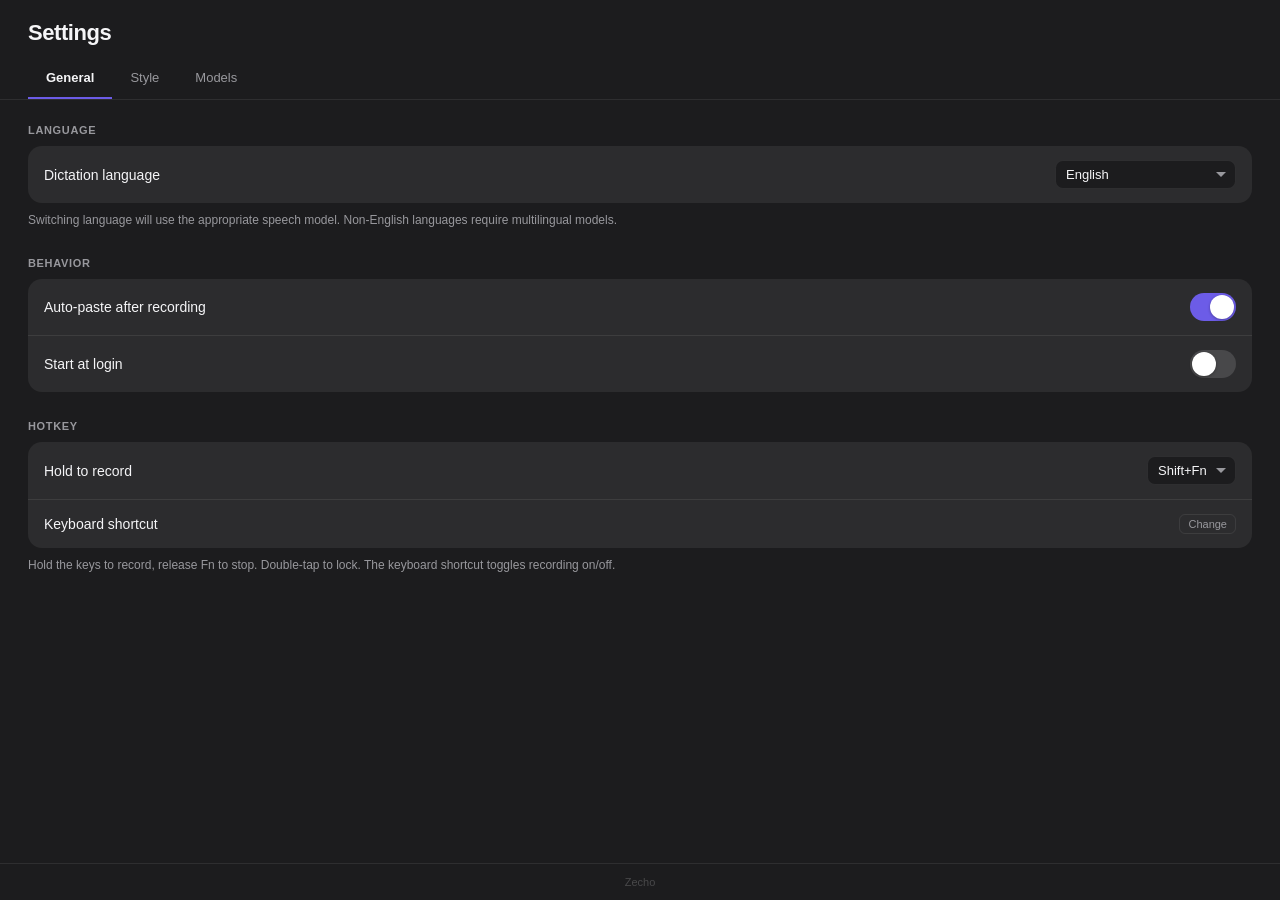
<file: ui/settings.html>
<!DOCTYPE html>
<html lang="en">
<head>
  <meta charset="UTF-8" />
  <meta name="viewport" content="width=device-width, initial-scale=1.0" />
  <title>Zecho Settings</title>
  <style>
    * { margin: 0; padding: 0; box-sizing: border-box; }

    :root {
      --bg: #1c1c1e;
      --surface: #2c2c2e;
      --surface-hover: #3a3a3c;
      --text: #f5f5f7;
      --text-secondary: #98989d;
      --accent: #6c5ce7;
      --accent-light: rgba(108, 92, 231, 0.15);
      --border: rgba(255, 255, 255, 0.08);
      --radius: 14px;
      --radius-sm: 8px;
      --preview-bg: rgba(108, 92, 231, 0.08);
      --preview-text: #c8b6ff;
    }

    body {
      background: var(--bg);
      font-family: -apple-system, BlinkMacSystemFont, "SF Pro Text", "SF Pro Display", "Helvetica Neue", sans-serif;
      color: var(--text);
      -webkit-user-select: none;
      user-select: none;
      height: 100vh;
      display: flex;
      flex-direction: column;
      overflow: hidden;
    }

    /* ── Header + Tabs ── */

    .header {
      padding: 20px 28px 0;
      flex-shrink: 0;
    }

    .header h1 {
      font-size: 22px;
      font-weight: 700;
      letter-spacing: -0.02em;
    }

    .tabs {
      display: flex;
      gap: 0;
      padding: 16px 28px 0;
      border-bottom: 1px solid var(--border);
      flex-shrink: 0;
    }

    .tab {
      padding: 8px 18px 12px;
      font-size: 13px;
      font-weight: 500;
      color: var(--text-secondary);
      cursor: pointer;
      border-bottom: 2px solid transparent;
      transition: all 0.15s ease;
      background: none;
      border-top: none;
      border-left: none;
      border-right: none;
      font-family: inherit;
    }

    .tab:hover { color: var(--text); }
    .tab.active {
      color: var(--text);
      border-bottom-color: var(--accent);
      font-weight: 600;
    }

    /* ── Tab content ── */

    .tab-content {
      flex: 1;
      overflow-y: auto;
      padding: 24px 28px;
    }

    .tab-pane { display: none; }
    .tab-pane.active { display: block; }

    /* ── Sections ── */

    .section { margin-bottom: 28px; }

    .section-label {
      font-size: 11px;
      font-weight: 600;
      color: var(--text-secondary);
      text-transform: uppercase;
      letter-spacing: 0.06em;
      margin-bottom: 10px;
    }

    .section-info {
      font-size: 12px;
      color: var(--text-secondary);
      margin-top: 8px;
      line-height: 1.5;
    }

    /* ── Card grids ── */

    .card-grid {
      display: grid;
      gap: 10px;
    }

    .card-grid.cols-3 { grid-template-columns: repeat(3, 1fr); }
    .card-grid.cols-2 { grid-template-columns: repeat(2, 1fr); }

    .option-card {
      background: var(--surface);
      border: 2px solid transparent;
      border-radius: var(--radius);
      padding: 16px;
      cursor: pointer;
      transition: all 0.18s ease;
      display: flex;
      flex-direction: column;
      gap: 6px;
    }

    .option-card:hover { background: var(--surface-hover); }
    .option-card.selected {
      border-color: var(--accent);
      background: var(--accent-light);
    }

    .option-card .card-title {
      font-size: 16px;
      font-weight: 650;
      letter-spacing: -0.01em;
    }

    .option-card .card-desc {
      font-size: 12px;
      color: var(--text-secondary);
      line-height: 1.4;
    }

    .option-card .card-preview {
      margin-top: auto;
      padding: 10px 12px;
      background: var(--preview-bg);
      border-radius: var(--radius-sm);
      font-size: 12px;
      line-height: 1.5;
      color: var(--preview-text);
    }

    /* ── Settings rows ── */

    .settings-group {
      background: var(--surface);
      border-radius: var(--radius);
      overflow: hidden;
    }

    .setting-row {
      display: flex;
      align-items: center;
      justify-content: space-between;
      padding: 14px 16px;
      min-height: 48px;
    }

    .setting-row + .setting-row {
      border-top: 1px solid var(--border);
    }

    .setting-row .label { font-size: 14px; }
    .setting-row .value { font-size: 13px; color: var(--text-secondary); }

    /* ── Toggle ── */

    .toggle {
      position: relative;
      width: 46px;
      height: 28px;
      cursor: pointer;
    }

    .toggle input { opacity: 0; width: 0; height: 0; }

    .toggle-track {
      position: absolute;
      inset: 0;
      background: #48484a;
      border-radius: 14px;
      transition: background 0.2s ease;
    }

    .toggle input:checked + .toggle-track { background: var(--accent); }

    .toggle-knob {
      position: absolute;
      top: 2px;
      left: 2px;
      width: 24px;
      height: 24px;
      background: #fff;
      border-radius: 50%;
      transition: transform 0.2s cubic-bezier(0.4, 0, 0.2, 1);
      box-shadow: 0 1px 3px rgba(0, 0, 0, 0.3);
    }

    .toggle input:checked ~ .toggle-knob { transform: translateX(18px); }

    /* ── Select dropdown ── */

    .select-wrap select {
      background: var(--bg);
      border: 1px solid var(--border);
      border-radius: var(--radius-sm);
      color: var(--text);
      font-family: inherit;
      font-size: 13px;
      padding: 6px 28px 6px 10px;
      outline: none;
      cursor: pointer;
      -webkit-appearance: none;
      appearance: none;
      background-image: url("data:image/svg+xml,%3Csvg xmlns='http://www.w3.org/2000/svg' width='12' height='12' viewBox='0 0 12 12'%3E%3Cpath fill='%2398989d' d='M6 8L1 3h10z'/%3E%3C/svg%3E");
      background-repeat: no-repeat;
      background-position: right 8px center;
      transition: border-color 0.15s ease;
    }

    .select-wrap select:focus { border-color: var(--accent); }

    /* ── Textarea ── */

    .custom-prompt textarea {
      width: 100%;
      min-height: 72px;
      background: var(--bg);
      border: 1px solid var(--border);
      border-radius: var(--radius-sm);
      color: var(--text);
      font-family: inherit;
      font-size: 13px;
      padding: 10px 12px;
      resize: vertical;
      outline: none;
      margin-top: 8px;
      transition: border-color 0.15s ease;
    }

    .custom-prompt textarea:focus { border-color: var(--accent); }
    .custom-prompt textarea::placeholder { color: #636366; }

    /* ── Hotkey ── */

    kbd {
      display: inline-block;
      padding: 3px 7px;
      font-size: 12px;
      font-family: inherit;
      font-weight: 500;
      background: var(--bg);
      border: 1px solid var(--border);
      border-radius: 6px;
      color: var(--text-secondary);
    }

    .hotkey-display { display: flex; align-items: center; gap: 4px; }

    /* ── Model cards ── */

    .model-list { display: flex; flex-direction: column; gap: 8px; }
    .settings-group + #cleanup-models-wrapper { margin-top: 8px; }

    .model-card {
      background: var(--surface);
      border: 2px solid transparent;
      border-radius: var(--radius);
      padding: 14px 16px;
      display: flex;
      align-items: center;
      gap: 14px;
      cursor: pointer;
      transition: all 0.18s ease;
    }

    .model-card:hover { background: var(--surface-hover); }
    .model-card.active { border-color: var(--accent); background: var(--accent-light); }

    .model-info { flex: 1; min-width: 0; }

    .model-name {
      font-size: 14px;
      font-weight: 600;
      display: flex;
      align-items: center;
      gap: 8px;
    }

    .model-name .badge {
      font-size: 10px;
      font-weight: 500;
      padding: 2px 6px;
      border-radius: 4px;
      background: var(--accent-light);
      color: #c8b6ff;
      text-transform: uppercase;
      letter-spacing: 0.04em;
    }

    .model-desc { font-size: 12px; color: var(--text-secondary); margin-top: 2px; }

    .model-id-chip {
      display: inline-block;
      font-size: 10px;
      font-family: "SF Mono", "Menlo", monospace;
      color: var(--text-secondary);
      background: rgba(255, 255, 255, 0.06);
      border: 1px solid var(--border);
      border-radius: 4px;
      padding: 1px 6px;
      margin-top: 4px;
    }

    .model-meta { display: flex; gap: 12px; margin-top: 6px; }

    .model-stat {
      font-size: 11px;
      color: var(--text-secondary);
      display: flex;
      align-items: center;
      gap: 4px;
    }

    .stat-bar { display: flex; gap: 2px; }

    .stat-dot {
      width: 6px;
      height: 6px;
      border-radius: 2px;
      background: #48484a;
    }

    .stat-dot.filled { background: var(--accent); }
    .stat-dot.filled.green { background: #30d158; }

    .model-action { flex-shrink: 0; display: flex; align-items: center; }

    .model-btn {
      padding: 6px 14px;
      border-radius: var(--radius-sm);
      border: none;
      font-size: 12px;
      font-weight: 600;
      cursor: pointer;
      transition: all 0.15s ease;
      font-family: inherit;
    }

    .model-btn.download { background: var(--accent); color: #fff; }
    .model-btn.download:hover { background: #7d6ef0; }
    .model-btn.active-btn { background: rgba(48, 209, 88, 0.12); color: #30d158; cursor: default; }
    .model-btn.select { background: var(--bg); color: var(--text-secondary); border: 1px solid var(--border); }
    .model-btn.select:hover:not(:disabled) { color: var(--text); border-color: rgba(255, 255, 255, 0.15); }
    .model-btn.select:disabled { opacity: 0.4; cursor: default; }
    .model-btn.downloading { background: var(--bg); color: var(--text-secondary); cursor: wait; }
    .model-btn.cancel { background: rgba(255, 69, 58, 0.12); color: #ff453a; }
    .model-btn.cancel:hover { background: rgba(255, 69, 58, 0.2); }

    .download-pct {
      font-size: 12px;
      font-variant-numeric: tabular-nums;
      color: var(--accent);
      margin-right: 8px;
    }

    .model-size { font-size: 11px; color: #636366; margin-top: 2px; }

    /* Shown while a model loads or compiles; a first Bark load takes minutes. */
    .prep {
      display: flex;
      align-items: center;
      gap: 8px;
      font-size: 12px;
      color: var(--accent);
      font-variant-numeric: tabular-nums;
      white-space: nowrap;
    }
    .spin {
      width: 14px;
      height: 14px;
      border-radius: 50%;
      border: 2px solid rgba(108, 92, 231, 0.25);
      border-top-color: var(--accent);
      animation: spin 0.8s linear infinite;
    }
    @keyframes spin { to { transform: rotate(360deg); } }
    .prep-note { font-size: 11px; color: var(--text-secondary); margin-top: 6px; line-height: 1.4; }

    /* ── Hotkey recorder ── */

    .hotkey-recorder {
      display: flex;
      align-items: center;
      gap: 6px;
      cursor: pointer;
    }

    .hotkey-recorder.recording kbd {
      border-color: var(--accent);
      color: var(--accent);
      animation: pulse 1s infinite;
    }

    @keyframes pulse {
      0%, 100% { opacity: 1; }
      50% { opacity: 0.5; }
    }

    .hotkey-edit-btn {
      font-size: 11px;
      color: var(--text-secondary);
      background: none;
      border: 1px solid var(--border);
      border-radius: 6px;
      padding: 3px 8px;
      cursor: pointer;
      font-family: inherit;
      transition: all 0.15s ease;
    }

    .hotkey-edit-btn:hover {
      color: var(--text);
      border-color: rgba(255, 255, 255, 0.15);
    }

    /* ── Footer ── */

    .footer {
      padding: 12px 28px;
      text-align: center;
      font-size: 11px;
      color: #48484a;
      flex-shrink: 0;
      border-top: 1px solid var(--border);
    }
  </style>
</head>
<body>

  <div class="header">
    <h1>Settings</h1>
  </div>

  <div class="tabs">
    <button class="tab active" data-tab="general">General</button>
    <button class="tab" data-tab="style">Style</button>
    <button class="tab" data-tab="models">Models</button>
  </div>

  <div class="tab-content">

    <!-- ══ Style tab ══ -->
    <div class="tab-pane" id="tab-style">
      <div class="section">
        <div class="section-label">Writing Style</div>
        <div class="card-grid cols-3" id="style-grid">
          <div class="option-card" data-style="Formal">
            <div class="card-title">Formal.</div>
            <div class="card-desc">Caps + Punctuation</div>
            <div class="card-preview">Hey, are you free for lunch tomorrow? Let's do 12 if that works for you.</div>
          </div>
          <div class="option-card" data-style="Casual">
            <div class="card-title">Casual</div>
            <div class="card-desc">Caps + Less punctuation</div>
            <div class="card-preview">Hey are you free for lunch tomorrow? Let's do 12 if that works for you</div>
          </div>
          <div class="option-card" data-style="VeryCasual">
            <div class="card-title">very casual</div>
            <div class="card-desc">No caps + Less punctuation</div>
            <div class="card-preview">hey are you free for lunch tomorrow? let's do 12 if that works for you</div>
          </div>
        </div>
      </div>

      <div class="section">
        <div class="section-label">Auto Cleanup</div>
        <div class="card-grid cols-2" id="cleanup-grid">
          <div class="option-card" data-level="None">
            <div class="card-title">None</div>
            <div class="card-desc">Transcribes exactly what you said</div>
            <div class="card-preview">hey we still on for coffee or? I think we maybe should leave earlier um to make it there in time</div>
          </div>
          <div class="option-card" data-level="Light">
            <div class="card-title">Light</div>
            <div class="card-desc">Cleans up filler words and grammar</div>
            <div class="card-preview">Hey, are we still on for coffee? I think we should leave earlier to make it there in time.</div>
          </div>
          <div class="option-card" data-level="Medium">
            <div class="card-title">Medium</div>
            <div class="card-desc">Edits for clarity and conciseness</div>
            <div class="card-preview">Hey, are we still on for coffee? We should leave earlier; there might be traffic.</div>
          </div>
          <div class="option-card" data-level="High">
            <div class="card-title">High</div>
            <div class="card-desc">Rewrites for brevity and polish</div>
            <div class="card-preview">Hey, still on for coffee? Let's leave early to beat traffic.</div>
          </div>
        </div>
        <div class="section-info">Your original dictation is always saved in History.</div>
      </div>

      <div class="section">
        <div class="section-label">Custom Instructions</div>
        <div class="custom-prompt">
          <textarea id="custom-prompt" placeholder='e.g. "Always use Oxford commas" or "Keep technical jargon as-is"'></textarea>
        </div>
        <div class="section-info">Appended to the cleanup prompt. Leave blank for defaults.</div>
      </div>
    </div>

    <!-- ══ Models tab ══ -->
    <div class="tab-pane" id="tab-models">
      <div class="section">
        <div class="section-label">Speech-to-Text</div>
        <div class="model-list" id="whisper-models"></div>
      </div>

      <div class="section">
        <div class="section-label">Text Cleanup</div>
        <div class="settings-group">
          <div class="setting-row">
            <span class="label">Enable AI cleanup</span>
            <label class="toggle">
              <input type="checkbox" id="cleanup-enabled" checked />
              <span class="toggle-track"></span>
              <span class="toggle-knob"></span>
            </label>
          </div>
        </div>
        <div id="cleanup-models-wrapper">
          <div class="model-list" id="cleanup-models"></div>
          <div class="section-info">Larger models produce better results but use more memory.</div>
        </div>
      </div>
    </div>

    <!-- ══ General tab ══ -->
    <div class="tab-pane active" id="tab-general">
      <div class="section">
        <div class="section-label">Language</div>
        <div class="settings-group">
          <div class="setting-row">
            <span class="label">Dictation language</span>
            <div class="select-wrap">
              <select id="language-select">
                <option value="en">English</option>
                <option value="zh">中文 (Chinese)</option>
                <option value="es">Español (Spanish)</option>
                <option value="fr">Français (French)</option>
                <option value="de">Deutsch (German)</option>
                <option value="pt">Português (Portuguese)</option>
                <option value="it">Italiano (Italian)</option>
                <option value="ja">日本語 (Japanese)</option>
                <option value="ko">한국어 (Korean)</option>
                <option value="ru">Русский (Russian)</option>
                <option value="nl">Nederlands (Dutch)</option>
                <option value="pl">Polski (Polish)</option>
                <option value="tr">Türkçe (Turkish)</option>
                <option value="ar">العربية (Arabic)</option>
                <option value="hi">हिन्दी (Hindi)</option>
                <option value="th">ไทย (Thai)</option>
                <option value="vi">Tiếng Việt (Vietnamese)</option>
                <option value="id">Bahasa Indonesia</option>
                <option value="cs">Čeština (Czech)</option>
                <option value="uk">Українська (Ukrainian)</option>
                <option value="sv">Svenska (Swedish)</option>
                <option value="da">Dansk (Danish)</option>
                <option value="no">Norsk (Norwegian)</option>
                <option value="fi">Suomi (Finnish)</option>
              </select>
            </div>
          </div>
        </div>
        <div class="section-info">Switching language will use the appropriate speech model. Non-English languages require multilingual models.</div>
      </div>

      <div class="section">
        <div class="section-label">Behavior</div>
        <div class="settings-group">
          <div class="setting-row">
            <span class="label">Auto-paste after recording</span>
            <label class="toggle">
              <input type="checkbox" id="auto-paste" checked />
              <span class="toggle-track"></span>
              <span class="toggle-knob"></span>
            </label>
          </div>
          <div class="setting-row">
            <span class="label">Start at login</span>
            <label class="toggle">
              <input type="checkbox" id="autostart-enabled" />
              <span class="toggle-track"></span>
              <span class="toggle-knob"></span>
            </label>
          </div>
        </div>
      </div>

      <div class="section">
        <div class="section-label">Hotkey</div>
        <div class="settings-group">
          <div class="setting-row">
            <span class="label">Hold to record</span>
            <div class="select-wrap">
              <select id="fn-key-select">
                <option value="shift+fn">Shift+Fn</option>
                <option value="fn">Fn</option>
                <option value="off">Off</option>
              </select>
            </div>
          </div>
          <div class="setting-row">
            <span class="label">Keyboard shortcut</span>
            <div class="hotkey-recorder" id="hotkey-recorder">
              <div class="hotkey-display" id="hotkey-display"></div>
              <button class="hotkey-edit-btn" id="hotkey-edit-btn">Change</button>
            </div>
          </div>
        </div>
        <div class="section-info">Hold the keys to record, release Fn to stop. Double-tap to lock. The keyboard shortcut toggles recording on/off.</div>
      </div>

    </div>
  </div>

  <div class="footer" id="footer">Zecho</div>

  <script>
    const { invoke } = window.__TAURI__.core;
    const { listen } = window.__TAURI__.event;

    let settings = {};

    // ── Tabs ──

    document.querySelectorAll(".tab").forEach((tab) => {
      tab.addEventListener("click", () => {
        document.querySelectorAll(".tab").forEach((t) => t.classList.remove("active"));
        document.querySelectorAll(".tab-pane").forEach((p) => p.classList.remove("active"));
        tab.classList.add("active");
        document.getElementById(`tab-${tab.dataset.tab}`).classList.add("active");
      });
    });

    // ── Card selection ──

    function selectCard(grid, attr, value) {
      grid.querySelectorAll(".option-card").forEach((card) => {
        card.classList.toggle("selected", card.dataset[attr] === value);
      });
    }

    let previousCleanupLevel = "Light";

    async function loadSettings() {
      settings = await invoke("get_settings");
      selectCard(document.getElementById("style-grid"), "style", settings.writing_style);
      selectCard(document.getElementById("cleanup-grid"), "level", settings.cleanup_level);
      document.getElementById("auto-paste").checked = settings.auto_paste;
      document.getElementById("custom-prompt").value = settings.custom_prompt || "";

      const cleanupOn = settings.cleanup_level !== "None";
      document.getElementById("cleanup-enabled").checked = cleanupOn;
      document.getElementById("cleanup-models-wrapper").style.opacity = cleanupOn ? "1" : "0.4";
      document.getElementById("cleanup-models-wrapper").style.pointerEvents = cleanupOn ? "auto" : "none";
      if (cleanupOn) previousCleanupLevel = settings.cleanup_level;

      document.getElementById("language-select").value = settings.language || "en";
      document.getElementById("fn-key-select").value =
        settings.fn_key_enabled === false ? "off" : settings.fn_key_needs_shift === false ? "fn" : "shift+fn";
      renderHotkey();

      try {
        const autostartEnabled = await invoke("get_autostart_enabled");
        document.getElementById("autostart-enabled").checked = !!autostartEnabled;
      } catch (err) {
        console.error("Failed to read autostart state:", err);
      }
    }

    async function saveSettings() {
      await invoke("update_settings", { newSettings: settings });
    }

    document.getElementById("style-grid").addEventListener("click", (e) => {
      const card = e.target.closest(".option-card");
      if (!card) return;
      settings.writing_style = card.dataset.style;
      selectCard(document.getElementById("style-grid"), "style", settings.writing_style);
      saveSettings();
    });

    document.getElementById("cleanup-grid").addEventListener("click", (e) => {
      const card = e.target.closest(".option-card");
      if (!card) return;
      settings.cleanup_level = card.dataset.level;
      selectCard(document.getElementById("cleanup-grid"), "level", settings.cleanup_level);
      saveSettings();
    });

    document.getElementById("cleanup-enabled").addEventListener("change", (e) => {
      if (e.target.checked) {
        settings.cleanup_level = previousCleanupLevel || "Light";
        document.getElementById("cleanup-models-wrapper").style.opacity = "1";
        document.getElementById("cleanup-models-wrapper").style.pointerEvents = "auto";
      } else {
        previousCleanupLevel = settings.cleanup_level;
        settings.cleanup_level = "None";
        document.getElementById("cleanup-models-wrapper").style.opacity = "0.4";
        document.getElementById("cleanup-models-wrapper").style.pointerEvents = "none";
      }
      selectCard(document.getElementById("cleanup-grid"), "level", settings.cleanup_level);
      saveSettings();
    });

    document.getElementById("auto-paste").addEventListener("change", (e) => {
      settings.auto_paste = e.target.checked;
      saveSettings();
    });

    document.getElementById("fn-key-select").addEventListener("change", (e) => {
      settings.fn_key_enabled = e.target.value !== "off";
      if (settings.fn_key_enabled) settings.fn_key_needs_shift = e.target.value === "shift+fn";
      saveSettings();
    });

    document.getElementById("autostart-enabled").addEventListener("change", async (e) => {
      const checkbox = e.target;
      const desired = checkbox.checked;
      checkbox.disabled = true;
      try {
        await invoke("set_autostart_enabled", { enabled: desired });
        const actual = await invoke("get_autostart_enabled");
        checkbox.checked = !!actual;
      } catch (err) {
        console.error("Failed to update autostart:", err);
        checkbox.checked = !desired;
      } finally {
        checkbox.disabled = false;
      }
    });

    document.getElementById("language-select").addEventListener("change", async (e) => {
      settings.language = e.target.value;
      try {
        const switched = await invoke("switch_language", { language: settings.language });
        if (switched.whisper) {
          settings.active_whisper_model = switched.whisper;
          currentWhisperModel = switched.whisper;
        }
        if (switched.cleanup) {
          settings.active_cleanup_model = switched.cleanup;
          currentCleanupModel = switched.cleanup;
        }
      } catch (err) {
        console.error("Language switch error:", err);
      }
      saveSettings();
      await loadModels();

      // Auto-download the models the new language needs if not yet downloaded
      const models = await invoke("list_models");
      for (const id of [currentWhisperModel, currentCleanupModel]) {
        const needed = models.find((m) => m.id === id);
        if (needed && !needed.downloaded && !(needed.id in activeDownloads)) {
          downloadModel(needed.id);
        }
      }
    });

    let promptTimeout;
    document.getElementById("custom-prompt").addEventListener("input", (e) => {
      clearTimeout(promptTimeout);
      promptTimeout = setTimeout(() => {
        settings.custom_prompt = e.target.value || null;
        saveSettings();
      }, 500);
    });

    // ── Hotkey recorder ──

    function escapeHtml(str) {
      return String(str).replace(/[&<>"']/g, (c) =>
        ({ "&": "&amp;", "<": "&lt;", ">": "&gt;", '"': "&quot;", "'": "&#39;" })[c]);
    }

    const KEY_LABELS = {
      alt: "Option", ctrl: "Ctrl", shift: "Shift", cmd: "Cmd", meta: "Cmd", space: "Space",
      backslash: "\\", bracketleft: "[", bracketright: "]", semicolon: ";", quote: "'",
      comma: ",", period: ".", slash: "/", backquote: "`", minus: "-", equal: "=",
      arrowup: "\u2191", arrowdown: "\u2193", arrowleft: "\u2190", arrowright: "\u2192",
      enter: "Enter", tab: "Tab", backspace: "Backspace", delete: "Delete",
      home: "Home", end: "End", pageup: "Page Up", pagedown: "Page Down", insert: "Insert",
    };

    // Keys the backend (parse_hotkey in lib.rs) can register as a global shortcut.
    const SUPPORTED_KEYS = new Set([
      "space", "backslash", "bracketleft", "bracketright", "semicolon", "quote",
      "comma", "period", "slash", "backquote", "minus", "equal",
      "arrowup", "arrowdown", "arrowleft", "arrowright",
      "enter", "tab", "backspace", "delete", "home", "end", "pageup", "pagedown", "insert",
      ..."abcdefghijklmnopqrstuvwxyz0123456789".split(""),
      // Literal punctuation, for the fallback path when e.code is unavailable.
      ...["\\", "[", "]", ";", "'", ",", ".", "/", "`", "-", "="],
      ...Array.from({ length: 12 }, (_, i) => `f${i + 1}`),
    ]);

    // KeyboardEvent.code is the physical key, so Shift+Backslash stays "backslash"
    // instead of becoming "|" (and non-US layouts still map to the right key).
    function eventToKeyToken(e) {
      const code = e.code || "";
      let m;
      if ((m = /^Key([A-Z])$/.exec(code))) return m[1].toLowerCase();
      if ((m = /^(?:Digit|Numpad)(\d)$/.exec(code))) return m[1];
      if (/^F\d{1,2}$/.test(code)) return code.toLowerCase();
      if (code) {
        const token = code.toLowerCase();
        if (SUPPORTED_KEYS.has(token)) return token;
      }
      // Fall back to the character for layouts/browsers without a usable code.
      const key = e.key === " " ? "space" : (e.key || "").toLowerCase();
      return SUPPORTED_KEYS.has(key) ? key : null;
    }

    function hotkeyToKbds(hotkey) {
      if (!hotkey) return "<kbd>Option</kbd><kbd>Space</kbd>";
      return hotkey.split("+").map((p) => {
        const label = KEY_LABELS[p.toLowerCase()] || p.toUpperCase();
        return `<kbd>${escapeHtml(label)}</kbd>`;
      }).join("");
    }

    function renderHotkey() {
      document.getElementById("hotkey-display").innerHTML = hotkeyToKbds(settings.hotkey || "alt+space");
    }

    let recordingHotkey = false;

    document.getElementById("hotkey-edit-btn").addEventListener("click", () => {
      if (recordingHotkey) {
        recordingHotkey = false;
        document.getElementById("hotkey-recorder").classList.remove("recording");
        document.getElementById("hotkey-edit-btn").textContent = "Change";
        renderHotkey();
        return;
      }
      recordingHotkey = true;
      document.getElementById("hotkey-recorder").classList.add("recording");
      document.getElementById("hotkey-display").innerHTML = "<kbd>Press shortcut...</kbd>";
      document.getElementById("hotkey-edit-btn").textContent = "Cancel";
    });

    document.addEventListener("keydown", async (e) => {
      if (!recordingHotkey) return;
      e.preventDefault();
      e.stopPropagation();

      if (e.key === "Escape") {
        recordingHotkey = false;
        document.getElementById("hotkey-recorder").classList.remove("recording");
        document.getElementById("hotkey-edit-btn").textContent = "Change";
        renderHotkey();
        return;
      }

      // Ignore bare modifier keys
      if (["Control", "Alt", "Shift", "Meta"].includes(e.key)) return;

      const parts = [];
      if (e.ctrlKey) parts.push("ctrl");
      if (e.altKey) parts.push("alt");
      if (e.shiftKey) parts.push("shift");
      if (e.metaKey) parts.push("cmd");

      if (parts.length === 0) return; // Require at least one modifier

      const key = eventToKeyToken(e);
      if (!key) {
        // Unsupported key: stay in recording mode so the user can try another one.
        document.getElementById("hotkey-display").innerHTML = "<kbd>Key not supported</kbd>";
        return;
      }
      parts.push(key);

      const hotkey = parts.join("+");

      try {
        await invoke("update_hotkey", { hotkey });
        settings.hotkey = hotkey;
      } catch (err) {
        console.error("Hotkey update error:", err);
        document.getElementById("hotkey-display").innerHTML =
          `<kbd>${escapeHtml(String(err))}</kbd>`;
        return;
      }

      recordingHotkey = false;
      document.getElementById("hotkey-recorder").classList.remove("recording");
      document.getElementById("hotkey-edit-btn").textContent = "Change";
      renderHotkey();
    }, true);

    // ── Models ──

    function renderScoreDots(score, max, colorClass) {
      let html = '<div class="stat-bar">';
      for (let i = 0; i < max; i++) {
        html += `<div class="stat-dot${i < score ? ` filled ${colorClass}` : ""}"></div>`;
      }
      return html + "</div>";
    }

    function renderModelCard(model, isActive) {
      const qualityDots = renderScoreDots(model.quality_score, 10, "");
      const speedDots = renderScoreDots(model.speed_score, 10, "green");

      let actionHtml;
      let prepNote = "";
      if (model.id in preparing) {
        actionHtml = `<span class="prep"><span class="spin"></span><span id="prep-${model.id}">${prepLabel(model.id)}</span></span>`;
        prepNote = `<div class="prep-note" id="prep-note-${model.id}"${isCompiling(model.id) ? "" : " hidden"}>${PREP_NOTE}</div>`;
      } else if (!model.downloaded) {
        actionHtml = `<span class="download-pct" id="pct-${model.id}"></span><button class="model-btn download" data-download="${model.id}" id="btn-${model.id}">Download</button>`;
      } else if (isActive) {
        actionHtml = `<button class="model-btn active-btn">Active</button>`;
      } else {
        // One load per list at a time, or whichever finished last would win.
        const busy = Object.values(preparing).some((p) => p.type === model.model_type);
        actionHtml = `<button class="model-btn select" data-select="${model.id}" data-type="${model.model_type}"${busy ? " disabled" : ""}>Use</button>`;
      }

      const recommended = model.description.includes("Recommended") ? '<span class="badge">Rec</span>' : "";

      return `
        <div class="model-card${isActive ? " active" : ""}">
          <div class="model-info">
            <div class="model-name">${model.name} ${recommended}</div>
            <div class="model-desc">${model.description}</div>
            <div class="model-id-chip">${model.id}</div>
            <div class="model-meta">
              <div class="model-stat">Quality ${qualityDots}</div>
              <div class="model-stat">Speed ${speedDots}</div>
            </div>
            <div class="model-size">${model.size_mb >= 1000 ? (model.size_mb / 1024).toFixed(1) + " GB" : model.size_mb + " MB"}</div>
            ${prepNote}
          </div>
          <div class="model-action">${actionHtml}</div>
        </div>`;
    }

    let currentWhisperModel = "";
    let currentCleanupModel = "";
    const activeDownloads = {};

    // model id -> { started, compiling, type }. A load that runs past COMPILE_HINT_S is Core ML
    // compiling the model (a first Bark load takes minutes); a prepared one loads in seconds.
    const preparing = {};
    const COMPILE_HINT_S = 3;
    const PREP_NOTE = "One-time setup: compiling the model for this Mac's Neural Engine. Usually takes a few minutes. You can keep dictating meanwhile.";
    let prepTimer = null;

    function elapsedS(id) { return Math.floor((Date.now() - preparing[id].started) / 1000); }
    function isCompiling(id) { return preparing[id].compiling || elapsedS(id) >= COMPILE_HINT_S; }
    function prepLabel(id) {
      if (!isCompiling(id)) return "Loading…";
      const s = elapsedS(id);
      return `Compiling… ${Math.floor(s / 60)}:${String(s % 60).padStart(2, "0")}`;
    }

    function startPrep(id, compiling, type) {
      if (!(id in preparing)) preparing[id] = { started: Date.now(), compiling, type };
      preparing[id].compiling = preparing[id].compiling || compiling;
      prepTimer = prepTimer || setInterval(() => {
        for (const id of Object.keys(preparing)) {
          const label = document.getElementById("prep-" + id);
          const note = document.getElementById("prep-note-" + id);
          if (label) label.textContent = prepLabel(id);
          if (note) note.hidden = !isCompiling(id);
        }
      }, 1000);
      loadModels();
    }

    function endPrep(id) {
      delete preparing[id];
      if (Object.keys(preparing).length === 0) { clearInterval(prepTimer); prepTimer = null; }
    }

    async function loadModels() {
      try {
        currentWhisperModel = settings.active_whisper_model || "whisper-base-en";
        currentCleanupModel = settings.active_cleanup_model;
        const models = await invoke("list_models");

        const lang = settings.language || "en";
        const needMulti = lang !== "en";
        document.getElementById("whisper-models").innerHTML = models
          .filter((m) => m.model_type === "Whisper" && m.multilingual === needMulti)
          .map((m) => renderModelCard(m, m.id === currentWhisperModel))
          .join("");

        document.getElementById("cleanup-models").innerHTML = models
          .filter((m) => m.model_type === "Cleanup")
          .map((m) => renderModelCard(m, m.id === currentCleanupModel))
          .join("");

        // Restore progress for any active downloads after re-render
        for (const [id, pct] of Object.entries(activeDownloads)) {
          if (id in preparing) continue;
          const btn = document.getElementById("btn-" + id);
          const pctEl = document.getElementById("pct-" + id);
          if (btn) { btn.textContent = "Cancel"; btn.className = "model-btn cancel"; }
          if (pctEl) pctEl.textContent = typeof pct === "number" ? pct + "%" : pct;
          if (btn && typeof pct !== "number") btn.style.display = "none";
        }

        document.querySelectorAll("[data-download]").forEach(function(btn) {
          btn.addEventListener("click", function() { downloadModel(btn.dataset.download); });
        });
        document.querySelectorAll("[data-select]").forEach(function(btn) {
          btn.addEventListener("click", function() { selectModel(btn.dataset.select, btn.dataset.type); });
        });
      } catch (err) {
        console.error("Failed to load models:", err);
      }
    }

    async function downloadModel(modelId) {
      console.log("[settings] downloadModel called:", modelId);
      // The backend has no cancel; a second click would start a duplicate download.
      if (modelId in activeDownloads) return;
      activeDownloads[modelId] = 0;
      var btn = document.getElementById("btn-" + modelId);
      var pct = document.getElementById("pct-" + modelId);
      if (btn) {
        btn.textContent = "Cancel";
        btn.className = "model-btn cancel";
      }
      if (pct) pct.textContent = "0%";
      try {
        await invoke("download_model", { modelId });
      } catch (err) {
        console.error("[settings] Download error:", err);
        delete activeDownloads[modelId];
        if (btn) { btn.textContent = "Retry"; btn.className = "model-btn download"; }
        if (pct) pct.textContent = "";
      }
    }

    async function selectModel(modelId, modelType) {
      startPrep(modelId, false, modelType);
      try {
        // The backend saves the choice when the load finishes, so it sticks even if this window
        // is closed during a minutes-long first Bark load. Its settings-changed event updates us.
        await invoke("use_model", { modelId });
      } catch (err) {
        console.error("Model load error:", err);
      }
      endPrep(modelId);
      loadModels();
    }

    listen("model-download-progress", (event) => {
      var [id, pct] = event.payload;
      if (id in activeDownloads) activeDownloads[id] = pct;
      var el = document.getElementById("pct-" + id);
      if (el) el.textContent = pct + "%";
    });
    listen("model-download-preparing", (event) => {
      // After downloading Bark, the backend compiles it so the first use is quick.
      startPrep(event.payload, true, "Whisper");
    });
    listen("model-download-complete", (event) => {
      console.log("[settings] download complete:", event.payload);
      delete activeDownloads[event.payload];
      if (event.payload in preparing) endPrep(event.payload);
      loadModels();
    });
    listen("model-download-error", (event) => {
      var [id, err] = event.payload;
      console.error("[settings] download error:", id, err);
      delete activeDownloads[id];
      if (id in preparing) endPrep(id);
      loadModels();
    });

    loadSettings().then(() => loadModels());

    // Other windows (What's new, setup) change settings too. Keep this window's copy current so
    // saving an unrelated setting here doesn't write back stale model choices.
    listen("settings-changed", (event) => {
      settings = event.payload;
      currentWhisperModel = settings.active_whisper_model;
      currentCleanupModel = settings.active_cleanup_model;
      loadModels();
    });

    // ── Footer version ──
    (async () => {
      try {
        const version = await window.__TAURI__.app.getVersion();
        document.getElementById("footer").textContent = `Zecho v${version}`;
      } catch (_) {}
    })();
  </script>
</body>
</html>
</file>
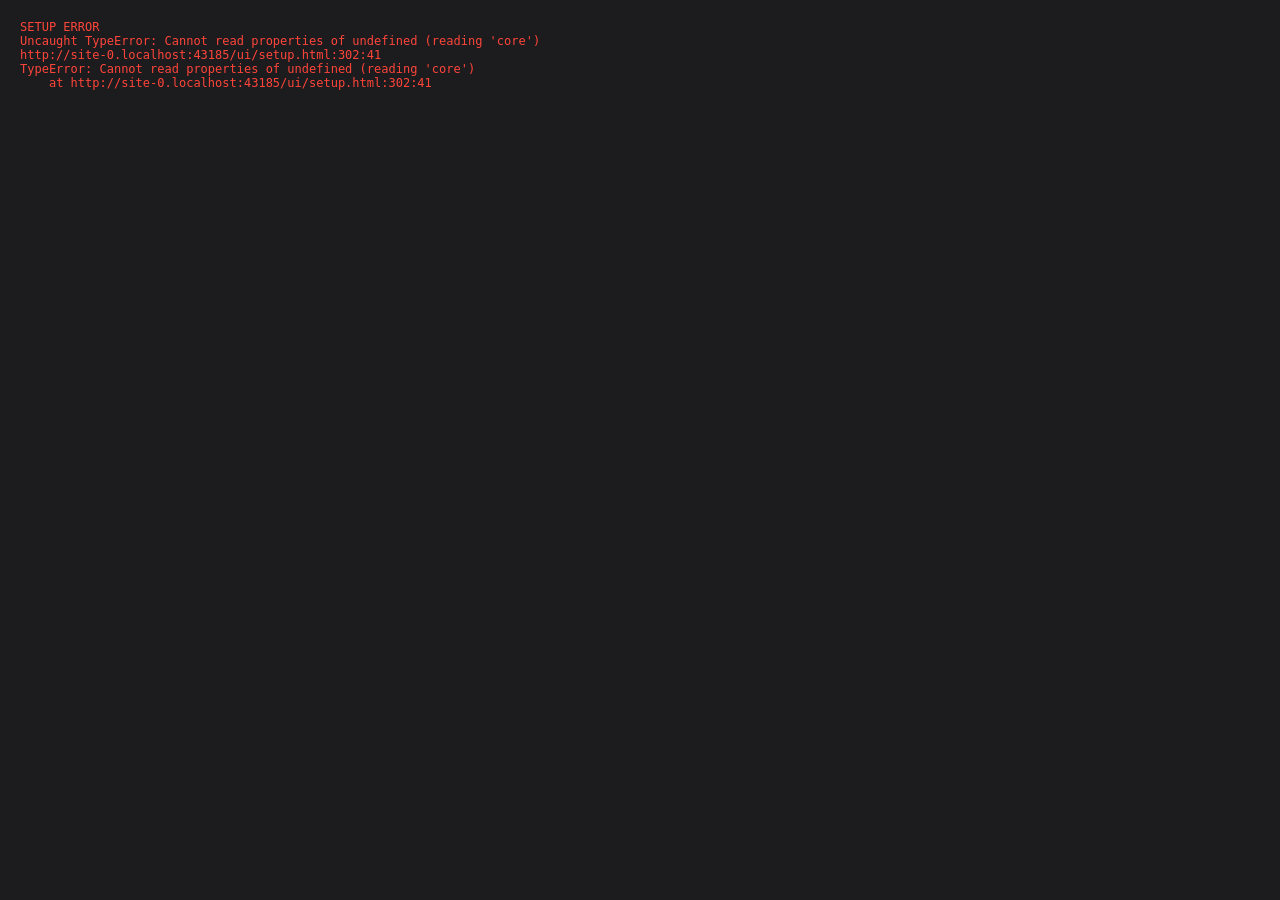
<file: ui/setup.html>
<!DOCTYPE html>
<html lang="en">
<head>
  <meta charset="UTF-8" />
  <meta name="viewport" content="width=device-width, initial-scale=1.0" />
  <title>Welcome to Zecho</title>
  <style>
    * { margin: 0; padding: 0; box-sizing: border-box; }

    :root {
      --bg: #1c1c1e;
      --surface: #2c2c2e;
      --text: #f5f5f7;
      --text-secondary: #98989d;
      --text-dim: rgba(255, 255, 255, 0.35);
      --accent: #6c5ce7;
      --accent-light: rgba(108, 92, 231, 0.15);
      --green: #30d158;
      --border: rgba(255, 255, 255, 0.08);
      --radius: 14px;
    }

    body {
      background: var(--bg);
      font-family: -apple-system, BlinkMacSystemFont, "SF Pro Display", "SF Pro Text", "Helvetica Neue", sans-serif;
      color: var(--text);
      height: 100vh;
      display: flex;
      flex-direction: column;
      overflow: hidden;
      -webkit-user-select: none;
      user-select: none;
    }

    .content {
      flex: 1;
      display: flex;
      flex-direction: column;
      padding: 40px 36px 24px;
      overflow: hidden;
    }

    .header {
      text-align: center;
      margin-bottom: 32px;
    }

    .header h1 {
      font-size: 24px;
      font-weight: 700;
      letter-spacing: -0.02em;
      margin-bottom: 8px;
    }

    .header p {
      font-size: 14px;
      color: var(--text-secondary);
      line-height: 1.5;
    }

    /* Steps */
    .steps {
      flex: 1;
      display: flex;
      flex-direction: column;
      gap: 12px;
    }

    .step {
      background: var(--surface);
      border-radius: var(--radius);
      padding: 16px 18px;
      display: flex;
      align-items: center;
      gap: 14px;
      transition: all 0.2s ease;
    }

    .step.active {
      border: 1px solid var(--accent);
      background: var(--accent-light);
    }

    .step.done {
      opacity: 0.6;
    }

    .step-icon {
      width: 36px;
      height: 36px;
      border-radius: 10px;
      display: flex;
      align-items: center;
      justify-content: center;
      flex-shrink: 0;
      font-size: 16px;
    }

    .step-icon.pending {
      background: rgba(255, 255, 255, 0.06);
      color: var(--text-dim);
    }

    .step-icon.active {
      background: var(--accent-light);
      color: var(--accent);
    }

    .step-icon.done {
      background: rgba(48, 209, 88, 0.12);
      color: var(--green);
    }

    .step-icon .spinner {
      width: 18px;
      height: 18px;
      border: 2px solid rgba(108, 92, 231, 0.3);
      border-top-color: var(--accent);
      border-radius: 50%;
      animation: spin 0.7s linear infinite;
    }

    @keyframes spin { to { transform: rotate(360deg); } }

    .step-content { flex: 1; min-width: 0; }

    .step-title {
      font-size: 14px;
      font-weight: 600;
    }

    .step-desc {
      font-size: 12px;
      color: var(--text-secondary);
      margin-top: 2px;
    }

    .step-status {
      font-size: 11px;
      color: var(--accent);
      margin-top: 4px;
    }

    /* Action button */
    .button-area {
      flex-shrink: 0;
      padding: 16px 36px 0;
    }

    .action-btn {
      width: 100%;
      padding: 12px;
      border: none;
      border-radius: 10px;
      font-size: 14px;
      font-weight: 600;
      font-family: inherit;
      cursor: pointer;
      transition: all 0.15s ease;
    }

    .action-btn.primary {
      background: var(--accent);
      color: #fff;
      cursor: pointer;
    }

    .action-btn.primary:hover:not(:disabled) {
      background: #7d6ef0;
      transform: translateY(-1px);
    }

    .action-btn.primary:active:not(:disabled) {
      transform: translateY(0);
    }

    .action-btn.primary:disabled {
      background: #48484a;
      color: var(--text-dim);
      cursor: default;
    }

    .action-btn.secondary {
      background: var(--surface);
      color: var(--text-secondary);
      border: 1px solid var(--border);
    }

    .action-btn.secondary:hover {
      color: var(--text);
      border-color: rgba(255, 255, 255, 0.15);
    }

    .footer {
      padding: 12px 36px 20px;
      text-align: center;
    }

    .skip-link {
      font-size: 12px;
      color: var(--text-dim);
      cursor: pointer;
      border: none;
      background: none;
      font-family: inherit;
      transition: color 0.12s ease;
    }

    .skip-link:hover {
      color: var(--text-secondary);
    }

    .check {
      display: inline-block;
    }
  </style>
</head>
<body>
  <div class="content">
    <div class="header">
      <h1>Welcome to Zecho</h1>
      <p>Let's get you set up. This takes about a minute.</p>
    </div>

    <div class="steps">
      <div class="step" id="step-accessibility">
        <div class="step-icon pending" id="icon-accessibility">
          <svg width="18" height="18" viewBox="0 0 24 24" fill="none">
            <path d="M12 15v2m0-8a1.5 1.5 0 110 3 1.5 1.5 0 010-3z" stroke="currentColor" stroke-width="1.5" stroke-linecap="round"/>
            <rect x="3" y="3" width="18" height="18" rx="5" stroke="currentColor" stroke-width="1.5" fill="none"/>
          </svg>
        </div>
        <div class="step-content">
          <div class="step-title">Input Monitoring</div>
          <div class="step-desc">Required for Shift+Fn recording.</div>
          <div class="step-status" id="status-accessibility"></div>
        </div>
      </div>

      <div class="step" id="step-microphone">
        <div class="step-icon pending" id="icon-microphone">
          <svg width="18" height="18" viewBox="0 0 24 24" fill="none">
            <rect x="8" y="2" width="8" height="12" rx="4" stroke="currentColor" stroke-width="1.5" fill="none"/>
            <path d="M5 11c0 3.87 3.13 7 7 7s7-3.13 7-7" stroke="currentColor" stroke-width="1.5" stroke-linecap="round" fill="none"/>
          </svg>
        </div>
        <div class="step-content">
          <div class="step-title">Microphone Access</div>
          <div class="step-desc">Required to capture your voice.</div>
          <div class="step-status" id="status-microphone"></div>
        </div>
      </div>

      <div class="step" id="step-whisper">
        <div class="step-icon pending" id="icon-whisper">
          <svg width="18" height="18" viewBox="0 0 24 24" fill="none">
            <rect x="7" y="2" width="10" height="14" rx="5" stroke="currentColor" stroke-width="1.5" fill="none"/>
            <path d="M4 12c0 4.42 3.58 8 8 8s8-3.58 8-8" stroke="currentColor" stroke-width="1.5" stroke-linecap="round" fill="none"/>
          </svg>
        </div>
        <div class="step-content">
          <div class="step-title">Speech-to-Text Model</div>
          <div class="step-desc">Whisper — converts your voice to text locally. (~141 MB)</div>
          <div class="step-status" id="status-whisper"></div>
        </div>
      </div>

      <div class="step" id="step-cleanup">
        <div class="step-icon pending" id="icon-cleanup">
          <svg width="18" height="18" viewBox="0 0 24 24" fill="none">
            <path d="M12 3L3 9v6l9 6 9-6V9l-9-6z" stroke="currentColor" stroke-width="1.5" fill="none"/>
            <path d="M12 15V9M9 12h6" stroke="currentColor" stroke-width="1.5" stroke-linecap="round"/>
          </svg>
        </div>
        <div class="step-content">
          <div class="step-title">Text Cleanup Model</div>
          <div class="step-desc">AI cleanup — removes filler words, fixes corrections. (~1 GB)</div>
          <div class="step-status" id="status-cleanup"></div>
        </div>
      </div>
    </div>
  </div>

  <div class="button-area">
    <button class="action-btn primary" id="btn-action">Enable Input Monitoring</button>
  </div>

  <div class="footer">
    <button class="skip-link" id="btn-skip">Skip setup</button>
  </div>

  <script>
    // Global error handler — show errors visibly, never silently die
    window.onerror = function(msg, src, line, col, err) {
      document.body.innerHTML = `<pre style="color:#ff453a;padding:20px;font-size:12px;white-space:pre-wrap;">SETUP ERROR\n${msg}\n${src}:${line}:${col}\n${err?.stack || ''}</pre>`;
      return true;
    };
    window.onunhandledrejection = function(e) {
      document.body.innerHTML = `<pre style="color:#ff453a;padding:20px;font-size:12px;white-space:pre-wrap;">SETUP ERROR (async)\n${e.reason}\n${e.reason?.stack || ''}</pre>`;
    };

    const { invoke } = window.__TAURI__.core;
    const { listen } = window.__TAURI__.event;
    const $ = (sel) => document.querySelector(sel);

    let state = {
      accessibility: false,
      microphone: false,
      whisper: false,
      cleanup: false,
      downloading: false,
    };

    function setIcon(id, status) {
      const el = $(`#icon-${id}`);
      el.className = `step-icon ${status}`;
      if (status === "done") {
        el.innerHTML = '<span class="check"><svg width="16" height="16" viewBox="0 0 18 18" fill="none"><path d="M4 9L7.5 12.5L14 5.5" stroke="currentColor" stroke-width="2" stroke-linecap="round" stroke-linejoin="round"/></svg></span>';
      } else if (status === "active") {
        el.innerHTML = '<div class="spinner"></div>';
      }
    }

    function setStatus(id, text) {
      $(`#status-${id}`).textContent = text;
    }

    function updateStep(id, done) {
      if (done) {
        setIcon(id, "done");
        setStatus(id, "Enabled");
        $(`#step-${id}`).classList.add("done");
        $(`#step-${id}`).classList.remove("active");
      } else {
        setIcon(id, "pending");
        setStatus(id, "Not enabled");
        $(`#step-${id}`).classList.remove("done");
      }
    }

    function updateUI() {
      const btn = $("#btn-action");

      updateStep("accessibility", state.accessibility);
      updateStep("microphone", state.microphone);

      if (state.whisper) {
        setIcon("whisper", "done"); setStatus("whisper", "Ready");
        $("#step-whisper").classList.add("done");
      }
      if (state.cleanup) {
        setIcon("cleanup", "done"); setStatus("cleanup", "Ready");
        $("#step-cleanup").classList.add("done");
      }

      let nextAction = null;
      if (state.downloading) {
        btn.disabled = true;
        btn.textContent = "Downloading...";
      } else if (!state.accessibility) {
        btn.disabled = false;
        btn.textContent = "Enable Input Monitoring";
        nextAction = "accessibility";
      } else if (!state.microphone) {
        btn.disabled = false;
        btn.textContent = "Enable Microphone";
        nextAction = "microphone";
      } else if (!state.whisper || !state.cleanup) {
        btn.disabled = false;
        btn.textContent = "Download Models";
        nextAction = "download";
      } else {
        btn.disabled = false;
        btn.textContent = "Get Started";
        nextAction = "finish";
      }
      btn.dataset.action = nextAction;
    }

    function withTimeout(promise, ms) {
      return Promise.race([
        promise,
        new Promise((_, reject) => setTimeout(() => reject("timeout"), ms))
      ]);
    }

    async function checkState() {
      // Don't block on invoke — update UI immediately with defaults
      updateUI();
      // Then try to get real state in background
      try {
        state.accessibility = await withTimeout(invoke("check_accessibility"), 2000);
      } catch (e) {}
      try {
        const setup = await withTimeout(invoke("check_setup"), 2000);
        state.whisper = setup.whisper_ready;
        state.cleanup = setup.cleanup_ready;
      } catch (e) {}
      updateUI();
    }

    async function grantAccessibility() {
      await invoke("open_accessibility_settings");
      const poll = setInterval(async () => {
        state.accessibility = await invoke("check_accessibility");
        if (state.accessibility) {
          clearInterval(poll);
          await invoke("start_fn_listener");
        }
        updateUI();
      }, 2000);
    }


    async function grantMicrophone() {
      // This triggers the macOS mic permission dialog
      await invoke("request_microphone");
      // Give the user time to click Allow, then mark as done
      // (We can't check the result, so assume granted after 3s)
      setTimeout(() => {
        state.microphone = true;
        updateUI();
      }, 3000);
    }

    async function downloadModels() {
      state.downloading = true;
      updateUI();

      if (!state.whisper) {
        setIcon("whisper", "active");
        $("#step-whisper").classList.add("active");
        setStatus("whisper", "Downloading...");
      }

      await invoke("setup_download_models");
    }

    listen("setup-progress", (event) => {
      const msg = event.payload;
      if (msg.includes("Speech") || msg.includes("speech")) {
        setStatus("whisper", msg);
        if (msg.includes("ready") || msg.includes("Ready")) {
          state.whisper = true;
          setIcon("whisper", "done");
          $("#step-whisper").classList.remove("active");
          $("#step-whisper").classList.add("done");
          // Start cleanup
          setIcon("cleanup", "active");
          $("#step-cleanup").classList.add("active");
          setStatus("cleanup", "Downloading...");
        }
      } else if (msg.includes("Cleanup") || msg.includes("cleanup")) {
        setStatus("cleanup", msg);
        if (msg.includes("ready") || msg.includes("Ready")) {
          state.cleanup = true;
        }
      }
      updateUI();
    });

    listen("setup-complete", () => {
      state.downloading = false;
      state.whisper = true;
      state.cleanup = true;
      updateUI();
    });

    listen("setup-error", (event) => {
      state.downloading = false;
      setStatus("whisper", event.payload);
      updateUI();
    });

    async function finish() {
      try { await invoke("complete_setup"); } catch (_) {}
      try {
        const { getCurrentWindow } = window.__TAURI__.window;
        const win = getCurrentWindow();
        await win.hide();
      } catch (e) {
        try {
          const win = window.__TAURI__.webviewWindow.getCurrentWebviewWindow();
          await win.hide();
        } catch (_) {
          // Last resort — tell the backend to hide us
          await invoke("hide_setup");
        }
      }
    }

    $("#btn-action").dataset.action = "accessibility";
    $("#btn-action").addEventListener("click", function() {
      var action = this.dataset.action;
      if (action === "accessibility") {
        grantAccessibility();
      } else if (action === "microphone") {
        grantMicrophone();
      } else if (action === "download") {
        this.textContent = "Working...";
        this.disabled = true;
        downloadModels();
      } else if (action === "finish") {
        this.textContent = "Working...";
        this.disabled = true;
        finish();
      }
    });

    $("#btn-skip").addEventListener("click", function() {
      finish();
    });

    checkState();
  </script>
</body>
</html>
</file>
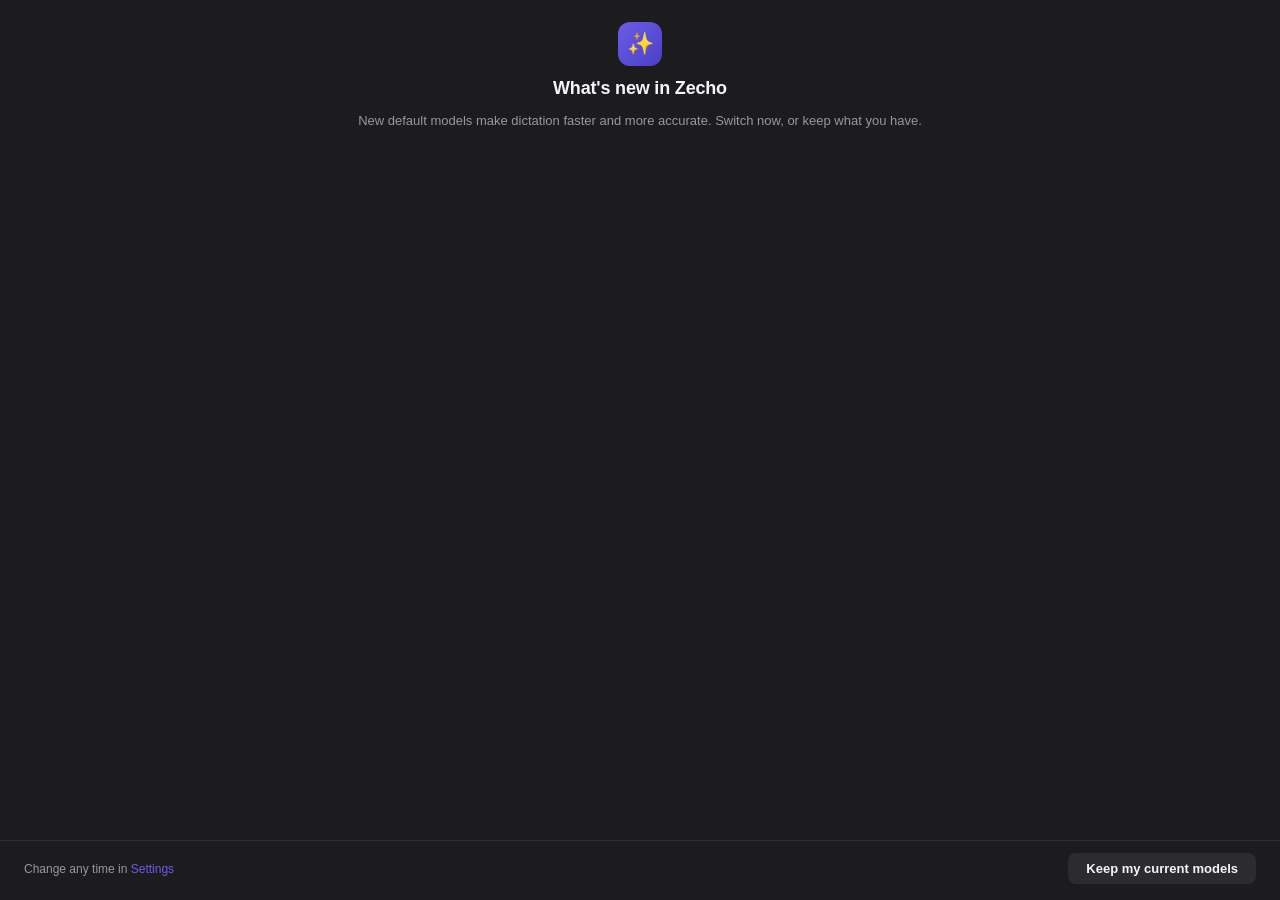
<file: ui/whatsnew.html>
<!DOCTYPE html>
<html lang="en">
<head>
  <meta charset="UTF-8" />
  <meta name="viewport" content="width=device-width, initial-scale=1.0" />
  <title>What's New in Zecho</title>
  <style>
    * { margin: 0; padding: 0; box-sizing: border-box; }

    :root {
      --bg: #1c1c1e;
      --surface: #2c2c2e;
      --surface-hover: #3a3a3c;
      --text: #f5f5f7;
      --text-secondary: #98989d;
      --accent: #6c5ce7;
      --accent-hover: #7d6ef0;
      --success: #30d158;
      --danger: #ff453a;
      --border: rgba(255, 255, 255, 0.08);
      --radius: 14px;
      --radius-sm: 8px;
    }

    body {
      background: var(--bg);
      font-family: -apple-system, BlinkMacSystemFont, "SF Pro Text", "SF Pro Display", "Helvetica Neue", sans-serif;
      color: var(--text);
      -webkit-user-select: none;
      user-select: none;
      height: 100vh;
      display: flex;
      flex-direction: column;
      overflow: hidden;
    }

    .container {
      flex: 1;
      padding: 22px 24px 16px;
      display: flex;
      flex-direction: column;
      gap: 12px;
      min-height: 0;
      overflow-y: auto;
    }

    .icon {
      width: 44px;
      height: 44px;
      border-radius: 12px;
      background: linear-gradient(135deg, #6c5ce7, #4a3fc7);
      display: flex;
      align-items: center;
      justify-content: center;
      font-size: 22px;
      flex-shrink: 0;
      align-self: center;
    }

    .title {
      font-size: 18px;
      font-weight: 650;
      letter-spacing: -0.01em;
      text-align: center;
    }

    .subtitle {
      font-size: 13px;
      color: var(--text-secondary);
      text-align: center;
      line-height: 1.5;
    }

    .offer {
      background: var(--surface);
      border-radius: var(--radius);
      padding: 14px 16px;
      display: flex;
      flex-direction: column;
      gap: 6px;
    }

    .offer-head {
      display: flex;
      align-items: baseline;
      justify-content: space-between;
      gap: 12px;
    }

    .offer-kind {
      font-size: 11px;
      font-weight: 600;
      text-transform: uppercase;
      letter-spacing: 0.06em;
      color: var(--text-secondary);
    }

    .offer-name {
      font-size: 15px;
      font-weight: 650;
    }

    .offer-body {
      font-size: 12.5px;
      line-height: 1.5;
      color: var(--text-secondary);
    }

    .offer-foot {
      display: flex;
      align-items: center;
      justify-content: space-between;
      gap: 12px;
      margin-top: 4px;
    }

    .offer-current {
      font-size: 12px;
      color: var(--text-secondary);
    }

    .offer-status {
      font-size: 12px;
      color: var(--accent);
      font-variant-numeric: tabular-nums;
    }
    .offer-status.done { color: var(--success); font-weight: 600; }
    .offer-status.busy { display: flex; align-items: center; gap: 8px; }
    .spin {
      width: 14px;
      height: 14px;
      border-radius: 50%;
      border: 2px solid rgba(108, 92, 231, 0.25);
      border-top-color: var(--accent);
      animation: spin 0.8s linear infinite;
    }
    @keyframes spin { to { transform: rotate(360deg); } }
    .offer-status.error { color: var(--danger); }

    .note {
      font-size: 12px;
      color: var(--text-secondary);
      text-align: center;
      line-height: 1.5;
    }

    .note a { color: var(--accent); cursor: pointer; text-decoration: none; }
    .note a:hover { text-decoration: underline; }

    .footer {
      padding: 12px 24px 16px;
      display: flex;
      gap: 10px;
      justify-content: flex-end;
      flex-shrink: 0;
      border-top: 1px solid var(--border);
    }

    button {
      padding: 8px 18px;
      border-radius: var(--radius-sm);
      border: none;
      font-size: 13px;
      font-weight: 600;
      cursor: pointer;
      transition: all 0.15s ease;
      font-family: inherit;
      min-width: 88px;
      white-space: nowrap;
    }

    button.primary {
      background: var(--accent);
      color: #fff;
    }
    button.primary:hover { background: var(--accent-hover); }
    button.primary:disabled {
      background: var(--surface-hover);
      color: var(--text-secondary);
      cursor: default;
    }

    button.secondary {
      background: var(--surface);
      color: var(--text);
    }
    button.secondary:hover { background: var(--surface-hover); }
  </style>
</head>
<body>
  <div class="container" id="container">
    <div class="icon">✨</div>
    <div class="title">What's new in Zecho</div>
    <div class="subtitle">New default models make dictation faster and more accurate. Switch now, or keep what you have.</div>
    <div id="offers"></div>
  </div>
  <div class="footer">
    <div class="note" style="margin-right:auto;align-self:center;text-align:left">Change any time in <a id="open-settings">Settings</a></div>
    <button class="secondary" id="close-btn">Keep my current models</button>
  </div>

  <script>
    const { invoke } = window.__TAURI__.core;
    const { listen } = window.__TAURI__.event;

    const COPY = {
      speech: {
        kind: "Speech recognition",
        body: "Runs on your Mac's Neural Engine. In our tests it made under half Whisper Base's mistakes and was several times faster. English only.",
        note: "After downloading, it compiles for this Mac's Neural Engine. That's one-time and usually takes a few minutes; you can keep dictating meanwhile.",
      },
      cleanup: {
        kind: "Text cleanup",
        body: "Built just for tidying dictation: done in a fraction of a second instead of several. Follows your writing style, not cleanup level or custom instructions.",
        note: "",
      },
    };

    // model id -> { offer, state: "idle" | "downloading" | "preparing" | "switching" | "done" | "error", pct, error, started }
    const offers = {};

    // A switch that runs past COMPILE_HINT_S is Core ML compiling the model; a prepared one is quick.
    const COMPILE_HINT_S = 3;

    function busyLabel({ state, started }) {
      const s = Math.floor((Date.now() - started) / 1000);
      if (state === "switching" && s < COMPILE_HINT_S) return "Switching…";
      return `Compiling for this Mac… ${Math.floor(s / 60)}:${String(s % 60).padStart(2, "0")}`;
    }

    setInterval(() => {
      for (const [id, entry] of Object.entries(offers)) {
        const el = document.getElementById("busy-" + id);
        if (el) el.textContent = busyLabel(entry);
      }
    }, 1000);

    function escapeHtml(str) {
      return String(str).replace(/[&<>"']/g, (c) =>
        ({ "&": "&amp;", "<": "&lt;", ">": "&gt;", '"': "&quot;", "'": "&#39;" }[c]));
    }

    function sizeLabel(mb) {
      return mb >= 1000 ? (mb / 1024).toFixed(1) + " GB" : mb + " MB";
    }

    function render() {
      const el = document.getElementById("offers");
      el.style.display = "flex";
      el.style.flexDirection = "column";
      el.style.gap = "12px";
      el.innerHTML = Object.values(offers).map(({ offer, state, pct, error }) => {
        const copy = COPY[offer.kind];
        let action;
        if (state === "done") {
          action = `<span class="offer-status done">✓ Now using ${escapeHtml(offer.name)}</span>`;
        } else if (state === "downloading") {
          action = `<span class="offer-status">Downloading… ${pct}%</span>`;
        } else if (state === "preparing" || state === "switching") {
          const entry = offers[offer.model_id];
          action = `<span class="offer-status busy"><span class="spin"></span><span id="busy-${offer.model_id}">${busyLabel(entry)}</span></span>`;
        } else {
          const label = offer.downloaded ? "Switch" : `Switch (${sizeLabel(offer.size_mb)})`;
          action = (state === "error" ? `<span class="offer-status error">${escapeHtml(error)}</span>` : "")
            + `<button class="primary" data-switch="${offer.model_id}">${state === "error" ? "Retry" : label}</button>`;
        }
        const note = copy.note && state !== "done" ? `<div class="offer-body">${copy.note}</div>` : "";
        return `
          <div class="offer">
            <div class="offer-head">
              <div class="offer-name">${escapeHtml(offer.name)}</div>
              <div class="offer-kind">${copy.kind}</div>
            </div>
            <div class="offer-body">${copy.body}</div>
            ${note}
            <div class="offer-foot">
              <span class="offer-current">${state === "done" ? "" : "Currently: " + escapeHtml(offer.current_name)}</span>
              <span style="display:flex;align-items:center;gap:10px">${action}</span>
            </div>
          </div>`;
      }).join("");

      document.querySelectorAll("[data-switch]").forEach((btn) => {
        btn.addEventListener("click", () => switchTo(btn.dataset.switch));
      });

      // Until something is switched, closing means keeping the current models.
      const started = Object.values(offers).some((o) => o.state !== "idle" && o.state !== "error");
      const closeBtn = document.getElementById("close-btn");
      closeBtn.textContent = started ? "Done" : "Keep my current models";
      closeBtn.className = started ? "primary" : "secondary";
    }

    function setState(id, state, extra = {}) {
      if (!(id in offers)) return;
      // The clock runs from when preparing (or a direct switch) began, through the switch after it.
      const busy = state === "preparing" || state === "switching";
      const wasBusy = offers[id].state === "preparing" || offers[id].state === "switching";
      if (busy && !wasBusy) extra = { started: Date.now(), ...extra };
      Object.assign(offers[id], { state }, extra);
      render();
    }

    async function activate(id) {
      setState(id, "switching");
      try {
        await invoke("use_model", { modelId: id });
        setState(id, "done");
      } catch (err) {
        setState(id, "error", { error: String(err) });
      }
    }

    async function switchTo(id) {
      const entry = offers[id];
      if (entry.offer.downloaded) {
        activate(id);
        return;
      }
      setState(id, "downloading", { pct: 0 });
      try {
        await invoke("download_model", { modelId: id });
      } catch (err) {
        setState(id, "error", { error: String(err) });
      }
    }

    listen("model-download-progress", (event) => {
      const [id, pct] = event.payload;
      if (offers[id] && offers[id].state === "downloading") setState(id, "downloading", { pct });
    });
    listen("model-download-preparing", (event) => {
      if (offers[event.payload]) setState(event.payload, "preparing");
    });
    listen("model-download-complete", (event) => {
      const id = event.payload;
      if (offers[id] && (offers[id].state === "downloading" || offers[id].state === "preparing")) {
        offers[id].offer.downloaded = true;
        activate(id);
      }
    });
    listen("model-download-error", (event) => {
      const [id, err] = event.payload;
      if (offers[id]) setState(id, "error", { error: "Download failed" + (err ? ": " + err : "") });
    });

    // Downloads already started keep going and switch over when they finish.
    document.getElementById("close-btn").addEventListener("click", () => invoke("dismiss_whats_new"));
    document.getElementById("open-settings").addEventListener("click", () => invoke("open_settings"));

    (async () => {
      try {
        const list = await invoke("get_whats_new");
        for (const offer of list) offers[offer.model_id] = { offer, state: "idle", pct: 0 };
      } catch (err) {
        console.error("Failed to load what's new:", err);
      }
      render();
    })();
  </script>
</body>
</html>
</file>
